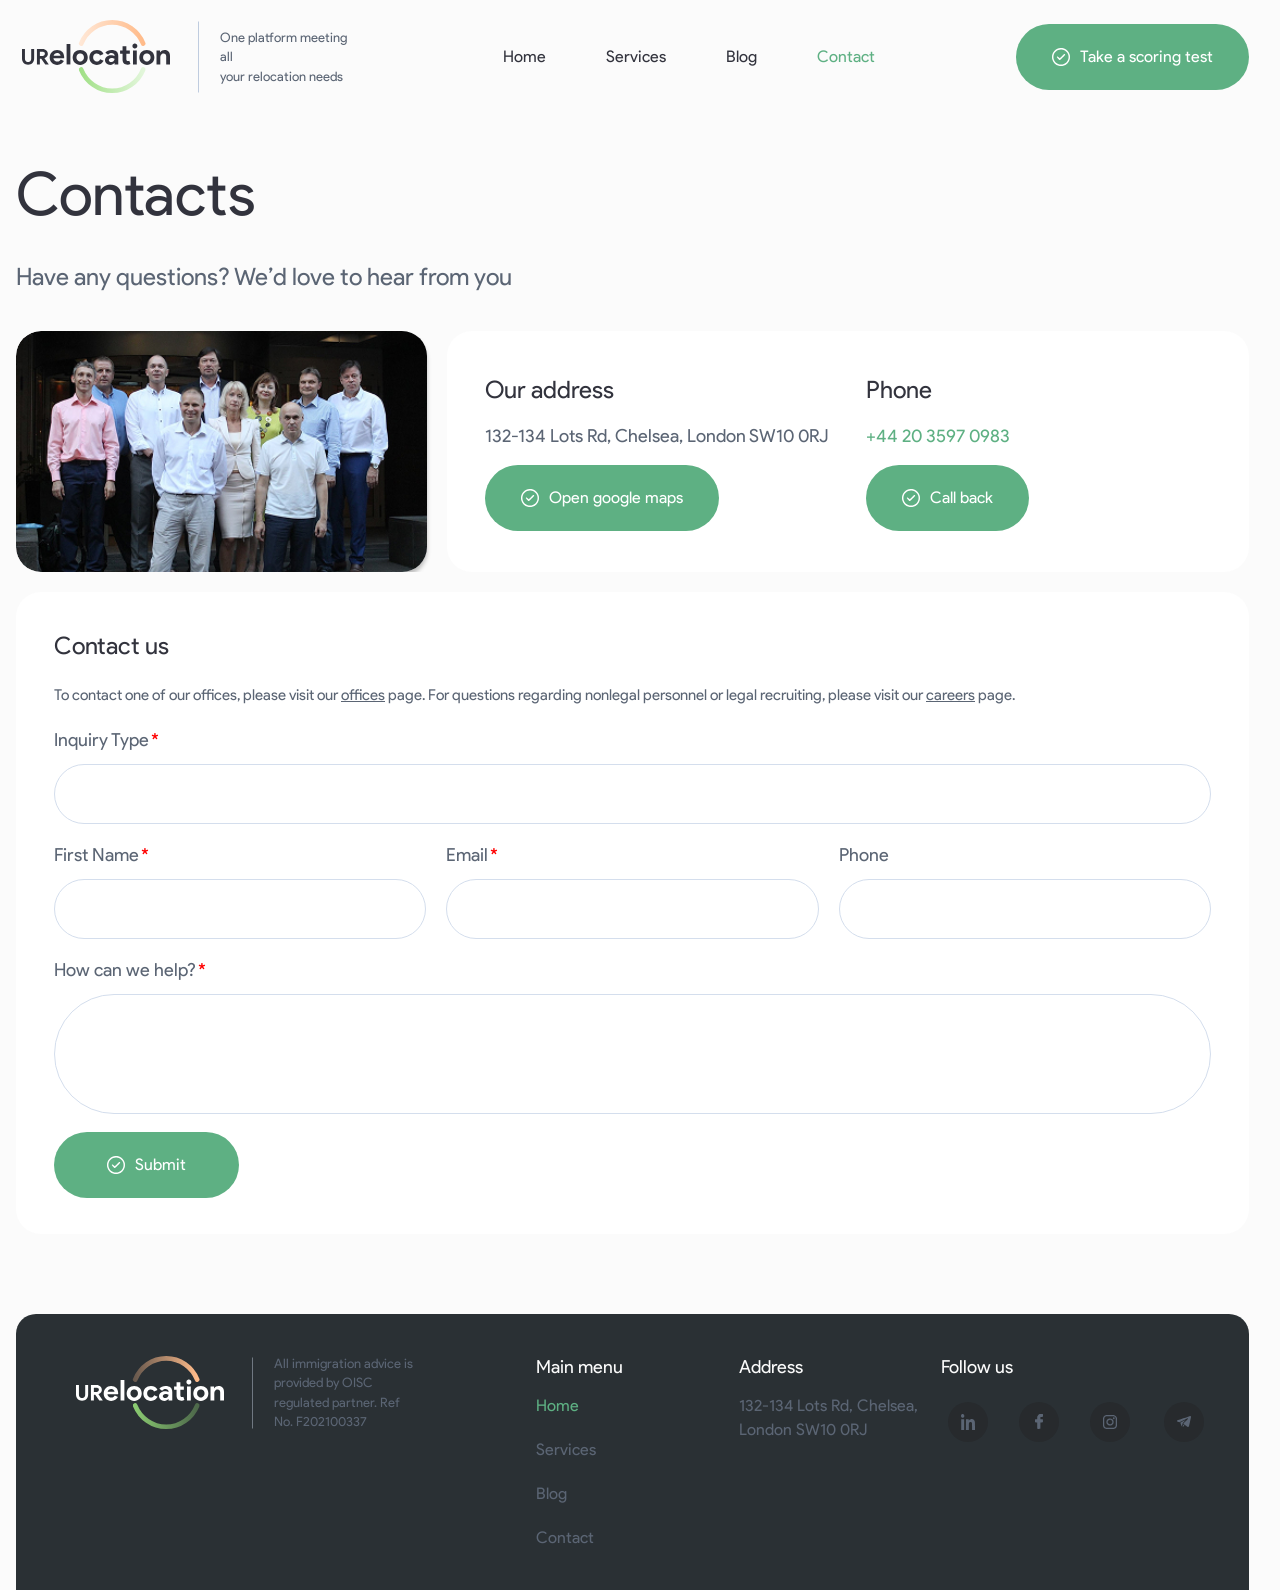
<file: contacts.html>
<!doctype html>
<html lang="en">
  <head>
    <meta charset="UTF-8" />
    <meta name="viewport" content="width=device-width, initial-scale=1.0" />
    <title>URelocation | Contacts</title>
    <link rel="stylesheet" href="styles/main.css" />

    <script src="scripts/main.js" type="module" defer></script>
  </head>
  <body>
    <header class="header" data-js-header>
      <div class="header__inner container">
        <div class="header__body">
          <div class="header__navigation">
            <div class="header__logo logo">
              <a href="/" class="logo__icon" aria-label="Home" title="Home">
                <img
                  src="./images/logo.svg"
                  alt=""
                  class="logo__icon-image"
                  width="160"
                  height="74"
                />
              </a>
              <p class="logo__text hidden-tablet">
                One platform meeting all <br />
                your relocation needs
              </p>
            </div>
            <div class="header__overlay" data-js-header-overlay>
              <nav class="header__nav">
                <ul class="header__nav-list">
                  <li class="header__nav-item">
                    <a href="./index.html" class="header__nav-link">Home</a>
                  </li>
                  <li class="header__nav-item">
                    <a href="/" class="header__nav-link">Services</a>
                  </li>
                  <li class="header__nav-item">
                    <a href="/" class="header__nav-link">Blog</a>
                  </li>
                  <li class="header__nav-item">
                    <a href="/" class="header__nav-link is-active">Contact</a>
                  </li>
                </ul>
              </nav>
            </div>
            <a href="/" class="header__button button button--green">
              <div class="button__icon">
                <svg
                  width="18"
                  height="18"
                  viewBox="0 0 18 18"
                  fill="none"
                  xmlns="http://www.w3.org/2000/svg"
                >
                  <path
                    fill-rule="evenodd"
                    clip-rule="evenodd"
                    d="M8.25581 0.0112695C7.326 0.11849 6.57946 0.282826 5.9142 0.526705C3.09786 1.55916 0.972349 3.9157 0.252366 6.80398C0.0452476 7.63481 0 8.02936 0 9.00474C0 9.98011 0.0452476 10.3747 0.252366 11.2055C1.0527 14.4161 3.58389 16.9473 6.7945 17.7476C7.62533 17.9548 8.01989 18 8.99526 18C9.97064 18 10.3652 17.9548 11.196 17.7476C14.4066 16.9473 16.9378 14.4161 17.7382 11.2055C17.9453 10.3747 17.9905 9.98011 17.9905 9.00474C17.9905 8.02936 17.9453 7.63481 17.7382 6.80398C17.018 3.91492 14.8965 1.56286 12.0763 0.526811C11.6195 0.35899 10.8174 0.155991 10.2981 0.0768345C9.94698 0.0232768 8.54247 -0.0217948 8.25581 0.0112695ZM9.64669 1.43493C10.4717 1.51504 11.1867 1.69149 11.9306 1.99847C13.7182 2.73616 15.2638 4.2818 16.0015 6.06942C16.7897 7.97932 16.7897 10.0302 16.0015 11.9401C15.2638 13.7277 13.7182 15.2733 11.9306 16.011C10.0207 16.7992 7.96985 16.7992 6.05994 16.011C4.27233 15.2733 2.72669 13.7277 1.98899 11.9401C1.20084 10.0302 1.20084 7.97932 1.98899 6.06942C2.72669 4.2818 4.27233 2.73616 6.05994 1.99847C7.21955 1.51993 8.48113 1.32173 9.64669 1.43493ZM12.1996 5.99677C12.1207 6.03051 11.2993 6.82602 9.91997 8.20447L7.76365 10.3594L6.85651 9.45517C5.91392 8.51553 5.77624 8.40856 5.50736 8.4069C5.32073 8.40574 5.02791 8.5661 4.92065 8.72822C4.81234 8.89188 4.77857 9.15037 4.84019 9.34394C4.87428 9.45109 5.1433 9.74155 6.10311 10.7075C6.90841 11.518 7.37054 11.9573 7.46353 12.0008C7.64685 12.0865 7.88076 12.0857 8.05982 11.9986C8.26359 11.8995 13.057 7.09898 13.1313 6.91954C13.2387 6.66017 13.1671 6.30939 12.9696 6.12783C12.7748 5.94871 12.4436 5.89233 12.1996 5.99677Z"
                    fill="white"
                  />
                </svg>
              </div>
              <p class="button__text">Take a scoring test</p>
            </a>
            <button
              class="header__burger-button burger-button visible-mobile"
              type="button"
              aria-label="Open menu"
              title="Open menu"
              data-js-header-burger-button
            >
              <span class="burger-button__line"></span>
              <span class="burger-button__line"></span>
              <span class="burger-button__line"></span>
            </button>
          </div>
        </div>
      </div>
    </header>
    <main>
      <section class="contacts section" aria-labelledby="contacts-title">
        <div class="contacts__inner container">
          <div class="contacts__info section__info">
            <h1 class="section__info-title h2" id="contacts-title">Contacts</h1>
            <h2 class="section__info-text h4">
              Have any questions? We’d love to hear from you
            </h2>
          </div>
          <div class="contacts__body">
            <div class="contacts__location">
              <div class="contacts__location-img">
                <img
                  src="./images/contacts/contacts-img.jpg"
                  alt=""
                  width="400"
                  height="222"
                  loading="lazy"
                />
              </div>
              <ul class="contacts__location-list">
                <li class="contacts__location-item">
                  <h3 class="contacts__location-title h4">Our address</h3>
                  <address class="contacts__location-subtitle">
                    132-134 Lots Rd, Chelsea, London SW10 0RJ
                  </address>
                  <a
                    href="/"
                    class="contacts__location-button button button--green"
                  >
                    <div class="button__icon">
                      <svg
                        width="18"
                        height="18"
                        viewBox="0 0 18 18"
                        fill="none"
                        xmlns="http://www.w3.org/2000/svg"
                      >
                        <path
                          fill-rule="evenodd"
                          clip-rule="evenodd"
                          d="M8.25581 0.0112695C7.326 0.11849 6.57946 0.282826 5.9142 0.526705C3.09786 1.55916 0.972349 3.9157 0.252366 6.80398C0.0452476 7.63481 0 8.02936 0 9.00474C0 9.98011 0.0452476 10.3747 0.252366 11.2055C1.0527 14.4161 3.58389 16.9473 6.7945 17.7476C7.62533 17.9548 8.01989 18 8.99526 18C9.97064 18 10.3652 17.9548 11.196 17.7476C14.4066 16.9473 16.9378 14.4161 17.7382 11.2055C17.9453 10.3747 17.9905 9.98011 17.9905 9.00474C17.9905 8.02936 17.9453 7.63481 17.7382 6.80398C17.018 3.91492 14.8965 1.56286 12.0763 0.526811C11.6195 0.35899 10.8174 0.155991 10.2981 0.0768345C9.94698 0.0232768 8.54247 -0.0217948 8.25581 0.0112695ZM9.64669 1.43493C10.4717 1.51504 11.1867 1.69149 11.9306 1.99847C13.7182 2.73616 15.2638 4.2818 16.0015 6.06942C16.7897 7.97932 16.7897 10.0302 16.0015 11.9401C15.2638 13.7277 13.7182 15.2733 11.9306 16.011C10.0207 16.7992 7.96985 16.7992 6.05994 16.011C4.27233 15.2733 2.72669 13.7277 1.98899 11.9401C1.20084 10.0302 1.20084 7.97932 1.98899 6.06942C2.72669 4.2818 4.27233 2.73616 6.05994 1.99847C7.21955 1.51993 8.48113 1.32173 9.64669 1.43493ZM12.1996 5.99677C12.1207 6.03051 11.2993 6.82602 9.91997 8.20447L7.76365 10.3594L6.85651 9.45517C5.91392 8.51553 5.77624 8.40856 5.50736 8.4069C5.32073 8.40574 5.02791 8.5661 4.92065 8.72822C4.81234 8.89188 4.77857 9.15037 4.84019 9.34394C4.87428 9.45109 5.1433 9.74155 6.10311 10.7075C6.90841 11.518 7.37054 11.9573 7.46353 12.0008C7.64685 12.0865 7.88076 12.0857 8.05982 11.9986C8.26359 11.8995 13.057 7.09898 13.1313 6.91954C13.2387 6.66017 13.1671 6.30939 12.9696 6.12783C12.7748 5.94871 12.4436 5.89233 12.1996 5.99677Z"
                          fill="white"
                        />
                      </svg>
                    </div>
                    <p class="button__text">Open google maps</p>
                  </a>
                </li>
                <li class="contacts__location-item">
                  <h3 class="contacts__location-title h4">Phone</h3>
                  <a
                    href="tel:+442035970983"
                    class="contacts__location-subtitle is-hover"
                    >+44 20 3597 0983</a
                  >
                  <a
                    href="tel:+442035970983"
                    class="contacts__location-button button button--green"
                  >
                    <div class="button__icon">
                      <svg
                        width="18"
                        height="18"
                        viewBox="0 0 18 18"
                        fill="none"
                        xmlns="http://www.w3.org/2000/svg"
                      >
                        <path
                          fill-rule="evenodd"
                          clip-rule="evenodd"
                          d="M8.25581 0.0112695C7.326 0.11849 6.57946 0.282826 5.9142 0.526705C3.09786 1.55916 0.972349 3.9157 0.252366 6.80398C0.0452476 7.63481 0 8.02936 0 9.00474C0 9.98011 0.0452476 10.3747 0.252366 11.2055C1.0527 14.4161 3.58389 16.9473 6.7945 17.7476C7.62533 17.9548 8.01989 18 8.99526 18C9.97064 18 10.3652 17.9548 11.196 17.7476C14.4066 16.9473 16.9378 14.4161 17.7382 11.2055C17.9453 10.3747 17.9905 9.98011 17.9905 9.00474C17.9905 8.02936 17.9453 7.63481 17.7382 6.80398C17.018 3.91492 14.8965 1.56286 12.0763 0.526811C11.6195 0.35899 10.8174 0.155991 10.2981 0.0768345C9.94698 0.0232768 8.54247 -0.0217948 8.25581 0.0112695ZM9.64669 1.43493C10.4717 1.51504 11.1867 1.69149 11.9306 1.99847C13.7182 2.73616 15.2638 4.2818 16.0015 6.06942C16.7897 7.97932 16.7897 10.0302 16.0015 11.9401C15.2638 13.7277 13.7182 15.2733 11.9306 16.011C10.0207 16.7992 7.96985 16.7992 6.05994 16.011C4.27233 15.2733 2.72669 13.7277 1.98899 11.9401C1.20084 10.0302 1.20084 7.97932 1.98899 6.06942C2.72669 4.2818 4.27233 2.73616 6.05994 1.99847C7.21955 1.51993 8.48113 1.32173 9.64669 1.43493ZM12.1996 5.99677C12.1207 6.03051 11.2993 6.82602 9.91997 8.20447L7.76365 10.3594L6.85651 9.45517C5.91392 8.51553 5.77624 8.40856 5.50736 8.4069C5.32073 8.40574 5.02791 8.5661 4.92065 8.72822C4.81234 8.89188 4.77857 9.15037 4.84019 9.34394C4.87428 9.45109 5.1433 9.74155 6.10311 10.7075C6.90841 11.518 7.37054 11.9573 7.46353 12.0008C7.64685 12.0865 7.88076 12.0857 8.05982 11.9986C8.26359 11.8995 13.057 7.09898 13.1313 6.91954C13.2387 6.66017 13.1671 6.30939 12.9696 6.12783C12.7748 5.94871 12.4436 5.89233 12.1996 5.99677Z"
                          fill="white"
                        />
                      </svg>
                    </div>
                    <p class="button__text">Call back</p>
                  </a>
                </li>
              </ul>
            </div>
            <div class="contacts__form">
              <h3 class="contacts__form-title h4">Contact us</h3>
              <div class="contacts__form-text">
                <p>
                  To contact one of our offices, please visit our
                  <a href="./index.html">offices</a>
                  page. For questions regarding nonlegal personnel or legal
                  recruiting, please visit our
                  <a href="./index.html">careers</a>
                  page.
                </p>
              </div>
              <form action="/" class="contacts__form-body feedback-form">
                <div class="feedback-form__cell field field--large">
                  <label for="inquiryType" class="field__label"
                    >Inquiry Type<span
                      class="field__required-star"
                      aria-hidden="true"
                      >*</span
                    ></label
                  >
                  <input class="field__control" id="inquiryType" required />
                </div>
                <div class="feedback-form__cell field">
                  <label for="firstName" class="field__label"
                    >First Name<span
                      class="field__required-star"
                      aria-hidden="true"
                      >*</span
                    ></label
                  >
                  <input class="field__control" id="firstName*" required />
                </div>
                <div class="feedback-form__cell field">
                  <label for="email" class="field__label"
                    >Email<span class="field__required-star" aria-hidden="true"
                      >*</span
                    ></label
                  >
                  <input
                    class="field__control"
                    type="email"
                    id="email"
                    required
                  />
                </div>
                <div class="feedback-form__cell field">
                  <label for="phone" class="field__label">Phone</label>
                  <input class="field__control" type="number" id="phone" />
                </div>
                <div class="feedback-form__cell field field--large">
                  <label for="help" class="field__label"
                    >How can we help?<span
                      class="field__required-star"
                      aria-hidden="true"
                      >*</span
                    ></label
                  >
                  <textarea
                    id="help"
                    class="field__control"
                    required
                  ></textarea>
                </div>
                <button
                  class="feedback-form__submit-button button button--green"
                  type="submit"
                >
                  <div class="button__icon">
                    <svg
                      width="18"
                      height="18"
                      viewBox="0 0 18 18"
                      fill="none"
                      xmlns="http://www.w3.org/2000/svg"
                    >
                      <path
                        fill-rule="evenodd"
                        clip-rule="evenodd"
                        d="M8.25581 0.0112695C7.326 0.11849 6.57946 0.282826 5.9142 0.526705C3.09786 1.55916 0.972349 3.9157 0.252366 6.80398C0.0452476 7.63481 0 8.02936 0 9.00474C0 9.98011 0.0452476 10.3747 0.252366 11.2055C1.0527 14.4161 3.58389 16.9473 6.7945 17.7476C7.62533 17.9548 8.01989 18 8.99526 18C9.97064 18 10.3652 17.9548 11.196 17.7476C14.4066 16.9473 16.9378 14.4161 17.7382 11.2055C17.9453 10.3747 17.9905 9.98011 17.9905 9.00474C17.9905 8.02936 17.9453 7.63481 17.7382 6.80398C17.018 3.91492 14.8965 1.56286 12.0763 0.526811C11.6195 0.35899 10.8174 0.155991 10.2981 0.0768345C9.94698 0.0232768 8.54247 -0.0217948 8.25581 0.0112695ZM9.64669 1.43493C10.4717 1.51504 11.1867 1.69149 11.9306 1.99847C13.7182 2.73616 15.2638 4.2818 16.0015 6.06942C16.7897 7.97932 16.7897 10.0302 16.0015 11.9401C15.2638 13.7277 13.7182 15.2733 11.9306 16.011C10.0207 16.7992 7.96985 16.7992 6.05994 16.011C4.27233 15.2733 2.72669 13.7277 1.98899 11.9401C1.20084 10.0302 1.20084 7.97932 1.98899 6.06942C2.72669 4.2818 4.27233 2.73616 6.05994 1.99847C7.21955 1.51993 8.48113 1.32173 9.64669 1.43493ZM12.1996 5.99677C12.1207 6.03051 11.2993 6.82602 9.91997 8.20447L7.76365 10.3594L6.85651 9.45517C5.91392 8.51553 5.77624 8.40856 5.50736 8.4069C5.32073 8.40574 5.02791 8.5661 4.92065 8.72822C4.81234 8.89188 4.77857 9.15037 4.84019 9.34394C4.87428 9.45109 5.1433 9.74155 6.10311 10.7075C6.90841 11.518 7.37054 11.9573 7.46353 12.0008C7.64685 12.0865 7.88076 12.0857 8.05982 11.9986C8.26359 11.8995 13.057 7.09898 13.1313 6.91954C13.2387 6.66017 13.1671 6.30939 12.9696 6.12783C12.7748 5.94871 12.4436 5.89233 12.1996 5.99677Z"
                        fill="white"
                      />
                    </svg>
                  </div>
                  <p class="button__text">Submit</p>
                </button>
              </form>
            </div>
          </div>
        </div>
      </section>
    </main>
    <footer class="footer container">
      <div class="footer__inner">
        <div class="footer__logo logo logo--dark">
          <a href="/" class="logo__icon" aria-label="Home" title="Home">
            <img
              src="./images/logo-light.svg"
              alt=""
              class="logo__icon-image"
              width="160"
              height="74"
            />
          </a>
          <p class="logo__text">
            All immigration advice is provided by OISC regulated partner. Ref
            No. F202100337
          </p>
        </div>
        <nav class="footer__menu">
          <div class="footer__menu-column">
            <h3 class="footer__menu-title">Main menu</h3>
            <ul class="footer__menu-list">
              <li class="footer__menu-item">
                <a href="/" class="footer__menu-link is-active">Home</a>
              </li>
              <li class="footer__menu-item">
                <a href="/" class="footer__menu-link">Services</a>
              </li>
              <li class="footer__menu-item">
                <a href="/" class="footer__menu-link">Blog</a>
              </li>
              <li class="footer__menu-item">
                <a href="/" class="footer__menu-link">Contact </a>
              </li>
            </ul>
          </div>
          <div class="footer__menu-column">
            <h3 class="footer__menu-title">Address</h3>
            <ul class="footer__menu-list">
              <li class="footer__menu-item">
                <address class="footer__menu-link">
                  132-134 Lots Rd, Chelsea, London SW10 0RJ
                </address>
              </li>
            </ul>
          </div>
          <div class="footer__menu-column">
            <h3 class="footer__menu-title">Follow us</h3>
            <ul class="footer__menu-list soc1als">
              <li class="soc1als__item">
                <a
                  href="/"
                  class="soc1als__link"
                  target="_blank"
                  aria-label="Linkedin"
                  title="Linkedin"
                >
                  <svg
                    width="14"
                    height="16"
                    viewBox="0 0 14 16"
                    fill="none"
                    xmlns="http://www.w3.org/2000/svg"
                  >
                    <path
                      fill-rule="evenodd"
                      clip-rule="evenodd"
                      d="M1.23972 0.0657399C-0.0237735 0.461085 -0.420941 2.24053 0.5156 3.3101C1.38642 4.30461 2.87331 3.86792 3.27089 2.50087C3.67849 1.09934 2.48998 -0.325557 1.23972 0.0657399ZM9.7326 5.12971C9.50395 5.1895 9.15368 5.33276 8.95421 5.44822C8.55377 5.67999 7.89865 6.34549 7.81555 6.60498C7.78071 6.71358 7.75051 6.51498 7.72822 6.0315L7.69413 5.29188H6.3307H4.96727L4.94975 10.6459L4.93223 16L6.38135 15.979L7.83047 15.958L7.86456 12.6881C7.89796 9.48209 7.90171 9.41062 8.05537 9.02984C8.36139 8.27169 8.76293 7.98238 9.51329 7.97958C10.2735 7.9767 10.6151 8.2284 10.8779 8.98484C11.0229 9.40253 11.0293 9.5355 11.0543 12.6686L11.0802 15.919H12.5401H14L13.9989 12.9411C13.9975 8.90714 13.9125 7.87954 13.4951 6.84897C13.1723 6.05213 12.5261 5.45125 11.7265 5.20414C11.1931 5.03932 10.218 5.00289 9.7326 5.12971ZM0.229348 10.6249V16L1.67799 15.979L3.12664 15.958V10.6249V5.29188L1.67799 5.27086L0.229348 5.24984V10.6249Z"
                      fill="#707882"
                    />
                  </svg>
                </a>
              </li>
              <li class="soc1als__item">
                <a
                  href="/"
                  class="soc1als__link"
                  target="_blank"
                  aria-label="Facebook"
                  title="Facebook"
                >
                  <svg
                    width="8"
                    height="15"
                    viewBox="0 0 8 15"
                    fill="none"
                    xmlns="http://www.w3.org/2000/svg"
                  >
                    <path
                      fill-rule="evenodd"
                      clip-rule="evenodd"
                      d="M4.74139 0.118363C4.14948 0.278572 3.76742 0.487671 3.33288 0.889182C2.88168 1.30606 2.64599 1.68284 2.42151 2.34578C2.28883 2.73748 2.25509 3.0355 2.22469 4.08122L2.18806 5.34371H1.23457C0.525318 5.34371 0.245033 5.37035 0.140505 5.44757C0.0102068 5.54396 0 5.64964 0 6.90767C0 7.92214 0.023671 8.28793 0.0940319 8.35907C0.15947 8.42531 0.494481 8.4619 1.19794 8.47954L2.20783 8.50486V11.6083C2.20783 14.6449 2.21101 14.715 2.35702 14.8627C2.49861 15.0058 2.57367 15.0124 3.83011 14.9907C4.81899 14.9738 5.18412 14.9426 5.27337 14.8676C5.38108 14.777 5.39288 14.4538 5.39288 11.5924V8.41762H6.5728C7.39397 8.41762 7.77915 8.39091 7.83959 8.32979C7.96207 8.20596 7.96207 5.55537 7.83959 5.43154C7.77907 5.37035 7.39281 5.34371 6.56745 5.34371H5.38217L5.40562 4.2849C5.42553 3.38688 5.4487 3.20625 5.55815 3.09559C5.66615 2.98646 5.86587 2.95792 6.77773 2.92125C7.59731 2.88825 7.88418 2.85187 7.93246 2.77488C8.03424 2.61233 8.01578 0.193747 7.91198 0.0887951C7.77965 -0.0449931 5.25803 -0.0214997 4.74139 0.118363Z"
                      fill="#707882"
                    />
                  </svg>
                </a>
              </li>
              <li class="soc1als__item">
                <a
                  href="/"
                  class="soc1als__link"
                  target="_blank"
                  aria-label="Instagram"
                  title="Instagram"
                >
                  <svg
                    width="14"
                    height="14"
                    viewBox="0 0 14 14"
                    fill="none"
                    xmlns="http://www.w3.org/2000/svg"
                  >
                    <path
                      fill-rule="evenodd"
                      clip-rule="evenodd"
                      d="M3.21176 0.016945C2.90805 0.0696216 2.33959 0.27517 1.97647 0.463653C1.45249 0.735651 0.728274 1.45946 0.456125 1.98315C0.346321 2.19441 0.1988 2.5401 0.128251 2.75135L0 3.13545V7.00389V10.8723L0.128251 11.2564C0.359827 11.9501 0.619459 12.3725 1.12395 12.8767C1.62839 13.3809 2.05108 13.6404 2.7451 13.8718L3.12941 14H7H10.8706L11.2549 13.8718C11.9489 13.6404 12.3716 13.3809 12.876 12.8767C13.3805 12.3725 13.6402 11.9501 13.8717 11.2564L14 10.8723V7.00389V3.13545L13.8717 2.75135C13.6402 2.05772 13.3805 1.63527 12.876 1.13111C12.384 0.639297 11.9778 0.385956 11.2824 0.137223L10.9255 0.00953724L7.13726 0.0013617C5.05373 -0.00313776 3.28725 0.0038856 3.21176 0.016945ZM10.6895 1.30286C11.6691 1.50643 12.5005 2.33735 12.7042 3.31647C12.7445 3.51006 12.7647 4.74297 12.7647 7.00389C12.7647 9.26481 12.7445 10.4977 12.7042 10.6913C12.5005 11.6704 11.6691 12.5014 10.6895 12.7049C10.2874 12.7885 3.71264 12.7885 3.31053 12.7049C2.33086 12.5014 1.49948 11.6704 1.2958 10.6913C1.2555 10.4977 1.23529 9.26481 1.23529 7.00389C1.23529 4.74297 1.2555 3.51006 1.2958 3.31647C1.49388 2.36407 2.28271 1.55011 3.23016 1.32047C3.60964 1.22845 10.2561 1.21276 10.6895 1.30286ZM10.3155 2.44435C9.57216 2.89731 9.80006 4.04116 10.6527 4.13719C10.9633 4.17219 11.1256 4.12813 11.335 3.952C12.0084 3.38572 11.6308 2.33932 10.7533 2.34004C10.588 2.34015 10.4212 2.37987 10.3155 2.44435ZM6.39608 3.41672C5.97613 3.49766 5.35289 3.75446 4.99394 3.99447C4.3193 4.4454 3.83584 5.07225 3.55452 5.86064C3.42665 6.21906 3.41095 6.34417 3.41095 7.00389C3.41095 7.66361 3.42665 7.78872 3.55452 8.14714C3.76013 8.72329 4.00762 9.11255 4.44893 9.55355C4.89017 9.9946 5.27965 10.242 5.85612 10.4475C6.21474 10.5753 6.33991 10.5909 7 10.5909C7.66009 10.5909 7.78526 10.5753 8.14388 10.4475C8.72035 10.242 9.10983 9.9946 9.55107 9.55355C9.99238 9.11255 10.2399 8.72329 10.4455 8.14714C10.5733 7.78872 10.5891 7.66361 10.5891 7.00389C10.5891 6.34417 10.5733 6.21906 10.4455 5.86064C10.1644 5.0728 9.6807 4.4454 9.00749 3.9954C8.41477 3.59917 7.88348 3.43264 7.13726 3.40921C6.8051 3.39878 6.47157 3.40213 6.39608 3.41672ZM7.65196 4.7478C8.10265 4.88799 8.4101 5.07714 8.7125 5.40022C9.41349 6.14927 9.55179 7.18755 9.07513 8.12283C8.92827 8.41096 8.51162 8.84774 8.22151 9.01767C7.24569 9.58921 6.04981 9.42208 5.2875 8.60756C4.4268 7.68792 4.4268 6.31986 5.2875 5.40022C5.89916 4.7467 6.82613 4.49089 7.65196 4.7478Z"
                      fill="#707882"
                    />
                  </svg>
                </a>
              </li>
              <li class="soc1als__item">
                <a
                  href="/"
                  class="soc1als__link"
                  target="_blank"
                  aria-label="Telegram"
                  title="Telegram"
                >
                  <svg
                    width="14"
                    height="11"
                    viewBox="0 0 14 11"
                    fill="none"
                    xmlns="http://www.w3.org/2000/svg"
                  >
                    <path
                      fill-rule="evenodd"
                      clip-rule="evenodd"
                      d="M12.4964 0.135331C12.2557 0.212165 9.45064 1.19939 6.26284 2.32911C0.840471 4.25077 0.451737 4.39652 0.233306 4.59018C0.0358769 4.76516 -0.000163513 4.82789 5.56189e-07 4.99617C0.000438073 5.46164 0.298606 5.64419 1.61351 5.98416L2.43424 6.19634L6.51299 4.26209C8.75625 3.19824 10.6529 2.32784 10.7278 2.32784C10.9046 2.32784 11.1018 2.52495 11.1018 2.70161C11.1018 2.85106 11.1993 2.75023 8.15045 5.7534C7.30036 6.59076 6.57194 7.32154 6.53175 7.37737C6.49155 7.43319 6.44277 7.57143 6.4233 7.6846L6.38791 7.89029L8.28127 9.30857C9.32261 10.0886 10.3033 10.7916 10.4604 10.8708C10.703 10.9931 10.794 11.0118 11.0615 10.9945C11.4203 10.9712 11.5956 10.8735 11.8299 10.5662C11.9697 10.3828 12.0754 9.94486 12.9917 5.74985C13.546 3.21179 13.9998 1.03745 14 0.917931C14.0006 0.515695 13.7437 0.173291 13.3496 0.0510366C13.0846 -0.0311769 12.9875 -0.0215853 12.4964 0.135331ZM6.01564 5.32462C4.5568 6.01856 3.35608 6.6175 3.34739 6.65556C3.32923 6.73524 4.50145 9.87128 4.65447 10.1524C4.71042 10.2552 4.78004 10.3529 4.80913 10.3696C4.87049 10.4049 4.85545 10.4542 5.35707 8.56997C5.56888 7.77448 5.76062 7.08561 5.78321 7.03918C5.80574 6.99274 6.36544 6.42182 7.02696 5.77045C8.75559 4.06828 8.77085 4.05285 8.71704 4.05808C8.69013 4.06067 7.47449 4.63063 6.01564 5.32462ZM5.8857 9.66011C5.74662 10.176 5.63281 10.6213 5.63281 10.6497C5.63281 10.7242 5.82445 10.7133 6.04966 10.626C6.26721 10.5416 6.4117 10.4355 6.98835 9.93613L7.38687 9.59109L6.80487 9.15668C6.48482 8.9177 6.20394 8.72222 6.18075 8.72222C6.15756 8.72222 6.02483 9.1443 5.8857 9.66011Z"
                      fill="#707882"
                    />
                  </svg>
                </a>
              </li>
            </ul>
          </div>
        </nav>
      </div>
    </footer>
  </body>
</html>
</file>
<file: styles/main.css>
@charset "UTF-8";
/**
  Нормализация блочной модели
 */
*,
::before,
::after {
  box-sizing: border-box;
}

/**
  Убираем внутренние отступы слева тегам списков,
  у которых есть атрибут class
 */
:where(ul, ol):where([class]) {
  padding-left: 0;
}

/**
  Убираем внешние отступы body и двум другим тегам,
  у которых есть атрибут class
 */
body,
:where(blockquote, figure, fieldset):where([class]) {
  margin: 0;
}

/**
  Убираем внешние отступы вертикали нужным тегам,
  у которых есть атрибут class
 */
:where(h1, h2, h3, h4, h5, h6, p, ul, ol, dl):where([class]) {
  margin-block: 0;
}

:where(dd[class]) {
  margin-left: 0;
}

:where(fieldset[class]) {
  padding: 0;
  border: none;
}

/**
  Убираем стандартный маркер маркированному списку,
  у которого есть атрибут class
 */
:where(ul[class]) {
  list-style: none;
}

:where(address[class]) {
  font-style: normal;
}

/**
  Обнуляем вертикальные внешние отступы параграфа,
  объявляем локальную переменную для внешнего отступа вниз,
  чтобы избежать взаимодействие с более сложным селектором
 */
p {
  --paragraphMarginBottom: 24px;
  margin-block: 0;
}

/**
  Внешний отступ вниз для параграфа без атрибута class,
  который расположен не последним среди своих соседних элементов
 */
p:where(:not([class]):not(:last-child)) {
  margin-bottom: var(--paragraphMarginBottom);
}

/**
  Упрощаем работу с изображениями и видео
 */
img,
video {
  display: block;
  max-width: 100%;
  height: auto;
}

/**
  Наследуем свойства шрифт для полей ввода
 */
input,
textarea,
select,
button {
  font: inherit;
}

html {
  /**
    Пригодится в большинстве ситуаций
    (когда, например, нужно будет "прижать" футер к низу сайта)
   */
  height: 100%;
  /**
    Убираем скачок интерфейса по горизонтали
    при появлении / исчезновении скроллбара
   */
  scrollbar-gutter: stable;
  /**
    Плавный скролл
   */
  scroll-behavior: smooth;
}

body {
  /**
    Пригодится в большинстве ситуаций
    (когда, например, нужно будет "прижать" футер к низу сайта)
   */
  min-height: 100%;
  /**
    Унифицированный интерлиньяж
   */
  line-height: 1.5;
}

/**
  Нормализация высоты элемента ссылки при его инспектировании в DevTools
 */
a:where([class]) {
  display: inline-flex;
}

/**
  Курсор-рука при наведении на элемент
 */
button,
label {
  cursor: pointer;
}

/**
  Убирает серую подсветку при тапе на мобильных устройствах (iOS/Android)
 */
button {
  -webkit-tap-highlight-color: transparent;
}

/**
  Приводим к единому цвету svg-элементы
  (за исключением тех, у которых уже указан
  атрибут fill со значением 'none' или начинается с 'url')
 */
:where([fill]:not([fill=none], [fill^=url])) {
  fill: currentColor;
}

/**
  Приводим к единому цвету svg-элементы
  (за исключением тех, у которых уже указан
  атрибут stroke со значением 'none')
 */
:where([stroke]:not([stroke=none], [stroke^=url])) {
  stroke: currentColor;
}

/**
  Чиним баг задержки смены цвета при взаимодействии с svg-элементами
 */
svg * {
  transition-property: fill, stroke;
}

/**
  Приведение рамок таблиц в классический 'collapse' вид
 */
:where(table) {
  border-collapse: collapse;
  border-color: currentColor;
}

/**
  Удаляем все анимации и переходы для людей,
  которые предпочитают их не использовать
 */
@media (prefers-reduced-motion: reduce) {
  *,
  ::before,
  ::after {
    animation-duration: 0.01ms !important;
    animation-iteration-count: 1 !important;
    transition-duration: 0.01ms !important;
    scroll-behavior: auto !important;
  }
}
@font-face {
  font-family: "Product Sans";
  src: url("../fonts/Product Sans Regular.woff2") format("woff2");
  font-weight: 400;
  font-style: normal;
  font-display: swap;
}
:root {
  --color-light: #fff;
  --color-light-2: #cad3e0;
  --color-dark: #000;
  --color-dark-title: #32333d;
  --color-dark-text: #5b6574;
  --color-dark-tile: #272831;
  --color-dark-footer: #707882;
  --color-accent-bl: #e7eefa;
  --color-accent-gr: #5eb083;
  --color-accent-or: #ffbb8a;
  --color-bg-light: #fbfbfb;
  --color-bg-dark: #2a3034;
  --border-radius: 1.25rem;
  --border-radius-contacts: 1.5625rem;
  --box-shadow: 0 4px 4px 0 rgba(0, 0, 0, 0.25);
  --font-family: "Product Sans", sans-serif;
  --container-width: 77.5rem;
  --container-padding-x: 1rem;
  --transition-duration: 0.2s;
}

.container {
  max-width: calc(var(--container-width) + var(--container-padding-x) * 2);
  margin-inline: auto;
  padding-inline: var(--container-padding-x);
}

.visually-hidden {
  position: absolute !important;
  width: 1px !important;
  height: 1px !important;
  margin: -1px !important;
  border: 0 !important;
  padding: 0 !important;
  white-space: nowrap !important;
  clip-path: inset(100%) !important;
  clip: rect(0 0 0 0) !important;
  overflow: hidden !important;
}

@media (width <= 47.99875rem) {
  .hidden-mobile {
    display: none !important;
  }
}

@media (width > 47.99875rem) {
  .visible-mobile {
    display: none !important;
  }
}

@media (width <= 63.99875rem) {
  .hidden-tablet {
    display: none !important;
  }
}

html.is-lock {
  overflow: hidden;
}

body {
  display: flex;
  flex-direction: column;
  font-family: var(--font-family);
  color: var(--color-dark-text);
  background-color: var(--color-bg-light);
  font-weight: 400;
  background-color: var(--color-bg-light);
}

main {
  flex-grow: 1;
}

h1,
.h1,
h2,
.h2,
h3,
.h3,
h4,
.h4,
h5,
.h5,
h6,
.h6 {
  font-weight: 400;
}

h1,
.h1,
h2,
.h2 {
  color: var(--color-dark-title);
}

h4,
.h4,
h5,
.h5,
h6,
.h6 {
  color: var(--color-dark-text);
}

h1,
.h1 {
  font-size: clamp(2.5rem, 1.9015957447rem + 3.1914893617vw, 4.375rem);
}

h2,
.h2 {
  font-size: clamp(2.125rem, 1.6063829787rem + 2.7659574468vw, 3.75rem);
}

h3,
.h3 {
  font-size: clamp(1.625rem, 1.4255319149rem + 1.0638297872vw, 2.25rem);
  color: var(--color-dark);
}

h4,
.h4 {
  font-size: clamp(1.25rem, 1.170212766rem + 0.4255319149vw, 1.5rem);
}

h5,
.h5 {
  font-size: clamp(1.125rem, 1.045212766rem + 0.4255319149vw, 1.375rem);
}

h6,
.h6 {
  font-size: clamp(1rem, 0.960106383rem + 0.2127659574vw, 1.125rem);
}

a,
button,
label,
input,
textarea,
select,
svg * {
  transition-duration: var(--transition-duration);
}

a {
  color: inherit;
}
@media (any-hover: hover) {
  a:hover {
    color: var(--color-accent-or);
  }
}
@media (any-hover: none) {
  a:active {
    color: var(--color-accent-or);
  }
}
a[class] {
  text-decoration: none;
}

:focus-visible {
  outline: 0.125rem dashed var(--color-dark);
  outline-offset: 0.25rem;
  transition-duration: 0s !important;
}

a[aria-label],
button[aria-label] {
  position: relative;
}
a[aria-label]::before,
button[aria-label]::before {
  position: absolute;
  top: 50%;
  left: 50%;
  translate: -50% -50%;
  content: "";
}

.logo {
  display: flex;
  align-items: center;
  -moz-column-gap: 1.375rem;
       column-gap: 1.375rem;
  position: relative;
}
.logo--dark {
  color: var(--color-dark-footer);
}
.logo--dark .logo__text::before {
  background-color: var(--color-dark-footer);
}
.logo__icon {
  flex-shrink: 0;
  display: inline-block;
}
.logo__icon-image {
  width: clamp(5.5rem, 4.0638297872rem + 7.6595744681vw, 10rem);
  height: clamp(2.5625rem, 1.9042553191rem + 3.5106382979vw, 4.625rem);
  display: block;
}
.logo__text {
  display: inline-block;
  max-width: 10.1875rem;
  position: relative;
  padding-left: 1.375rem;
  font-size: 0.8125rem;
  color: var(--color-dark-text);
}
.logo__text::before {
  content: "";
  position: absolute;
  left: 0;
  top: 50%;
  transform: translateY(-50%);
  width: 0.0625rem;
  height: 4.4375rem;
  background-color: #bfccdf;
}

.upward {
  position: fixed;
  bottom: 43.75rem;
  right: 2.5rem;
  width: 3.4375rem;
  height: 3.4375rem;
  cursor: pointer;
  visibility: hidden;
  opacity: 0;
  display: flex;
  align-items: center;
  justify-content: center;
  background-color: #272a2d;
  border-radius: 50%;
  transition-duration: var(--transition-duration);
  box-shadow: var(--box-shadow);
  z-index: 1;
}
.upward.active {
  bottom: 2.5rem;
  visibility: visible;
  opacity: 1;
}
@media (any-hover: hover) {
  .upward:hover {
    background-color: var(--color-accent-gr);
  }
  .upward:hover svg path {
    stroke: var(--color-light);
  }
}
@media (any-hover: none) {
  .upward:active {
    background-color: var(--color-accent-gr);
  }
  .upward:active svg path {
    stroke: var(--color-light);
  }
}
.upward svg {
  display: block;
}
.upward svg path {
  stroke: var(--color-accent-gr);
}

.button {
  font-size: 1rem;
  display: inline-flex;
  justify-content: center;
  align-items: center;
  -moz-column-gap: clamp(0.4375rem, 0.3776595745rem + 0.3191489362vw, 0.625rem);
       column-gap: clamp(0.4375rem, 0.3776595745rem + 0.3191489362vw, 0.625rem);
  padding: clamp(0.9375rem, 0.8178191489rem + 0.6382978723vw, 1.3125rem) clamp(0.9375rem, 0.5186170213rem + 2.2340425532vw, 2.25rem);
  background-color: var(--color-dark-title);
  border-radius: 3.75rem;
  color: var(--color-light);
  white-space: nowrap;
  width: -moz-fit-content;
  width: fit-content;
}
@media (any-hover: hover) {
  .button:hover {
    transform: scale(1.05);
    color: var(--color-light);
  }
}
@media (any-hover: none) {
  .button:active {
    transform: scale(1.05);
    color: var(--color-light);
  }
}
.button__icon {
  display: inline-flex;
  align-items: center;
  justify-content: center;
  flex-shrink: 0;
}
.button__icon .svg {
  width: 1.125rem;
  height: 1.125rem;
  display: block;
}
.button--green {
  background-color: var(--color-accent-gr);
}
@media (any-hover: hover) {
  .button--green:hover {
    background-color: var(--color-accent-or);
  }
}
@media (any-hover: none) {
  .button--green:active {
    background-color: var(--color-accent-or);
  }
}
.button--orange {
  background-color: var(--color-accent-or);
}
@media (any-hover: hover) {
  .button--orange:hover {
    background-color: var(--color-accent-gr);
  }
}
@media (any-hover: none) {
  .button--orange:active {
    background-color: var(--color-accent-gr);
  }
}

.companies {
  overflow-x: auto;
  scrollbar-width: none; /* Firefox */
  -ms-overflow-style: none; /* IE и Edge */
}
.companies::-webkit-scrollbar {
  display: none; /* Chrome, Safari, Opera */
}
.companies__list {
  display: grid;
  grid-template-columns: repeat(9, 1fr);
  -moz-column-gap: clamp(0.6875rem, 0.5079787234rem + 0.9574468085vw, 1.25rem);
       column-gap: clamp(0.6875rem, 0.5079787234rem + 0.9574468085vw, 1.25rem);
  width: -moz-max-content;
  width: max-content;
}
@media (any-hover: hover) {
  .companies__link:hover {
    transform: scale(1.05);
  }
}
@media (any-hover: none) {
  .companies__link:active {
    transform: scale(1.05);
  }
}
.companies__image {
  width: clamp(5.625rem, 4.2885638298rem + 7.1276595745vw, 9.8125rem);
  height: clamp(2.4375rem, 1.8789893617rem + 2.9787234043vw, 4.1875rem);
}

.burger-button {
  padding: 0.8125rem 0.625rem;
  display: inline-flex;
  flex-direction: column;
  justify-content: space-between;
  color: var(--color-dark-title);
  background-color: transparent;
  border: none;
  width: 2.75rem;
  height: 2.75rem;
}
@media (any-hover: hover) {
  .burger-button:hover {
    color: var(--color-accent-gr);
    transform: scale(1.2);
  }
}
@media (any-hover: none) {
  .burger-button:active {
    color: var(--color-accent-gr);
    transform: scale(1.2);
  }
}
.burger-button.is-active .burger-button__line:first-child {
  width: 100%;
  rotate: 45deg;
  transform-origin: 0;
  translate: 0.2em -0.09em;
}
.burger-button.is-active .burger-button__line:nth-child(2) {
  rotate: -45deg;
}
.burger-button.is-active .burger-button__line:last-child {
  width: 0;
}
.burger-button__line {
  background-color: currentColor;
  width: 100%;
  height: 0.125rem;
  border-radius: 1rem;
  transition-duration: var(--transition-duration);
}
.burger-button__line:last-child, .burger-button__line:first-child {
  align-self: end;
}
.burger-button__line:first-child {
  width: 75%;
}
.burger-button__line:last-child {
  width: 55%;
}

.header {
  padding-block: clamp(0.625rem, 0.4255319149rem + 1.0638297872vw, 1.25rem);
}
.header__inner {
  display: grid;
  row-gap: clamp(1.75rem, 0.6928191489rem + 5.6382978723vw, 5.0625rem);
}
.header__body {
  display: grid;
  row-gap: clamp(0.3125rem, -1.2632978723rem + 8.4042553191vw, 5.25rem);
}
.header__navigation {
  display: flex;
  align-items: center;
  justify-content: space-between;
  -moz-column-gap: 1rem;
       column-gap: 1rem;
}
@media (width > 47.99875rem) {
  .header__overlay {
    display: contents;
  }
}
@media (width <= 47.99875rem) {
  .header__overlay {
    position: fixed;
    inset: 0;
    display: flex;
    flex-direction: column;
    justify-content: center;
    padding: 1rem;
    background-color: var(--color-light);
    transition-duration: var(--transition-duration);
  }
  .header__overlay:not(.is-active) {
    opacity: 0;
    visibility: hidden;
    translate: 100%;
  }
}
@media (width <= 47.99875rem) {
  .header__nav {
    overflow-y: auto;
    height: 100%;
    display: flex;
    align-items: center;
    justify-content: center;
  }
}
.header__nav-list {
  display: flex;
  align-items: start;
  -moz-column-gap: 3.75rem;
       column-gap: 3.75rem;
}
@media (width <= 63.99875rem) {
  .header__nav-list {
    -moz-column-gap: 1.875rem;
         column-gap: 1.875rem;
  }
}
@media (width <= 47.99875rem) {
  .header__nav-list {
    flex-direction: column;
    row-gap: 1.875rem;
  }
}
.header__nav-link {
  color: var(--color-dark-title);
}
.header__nav-link.is-active {
  color: var(--color-accent-gr);
  pointer-events: none;
}
@media (any-hover: hover) {
  .header__nav-link:hover {
    font-weight: 500;
  }
}
@media (any-hover: none) {
  .header__nav-link:active {
    font-weight: 500;
  }
}
.header__main {
  display: grid;
  grid-template-columns: repeat(2, 1fr);
  align-items: center;
  -moz-column-gap: 1rem;
       column-gap: 1rem;
}
@media (width <= 63.99875rem) {
  .header__main {
    display: flex;
    flex-direction: column-reverse;
    row-gap: 1.25rem;
  }
}
.header__main-body {
  display: grid;
  row-gap: clamp(1.25rem, 1.0505319149rem + 1.0638297872vw, 1.875rem);
}
.header__main-image {
  justify-self: end;
}
.header__main-image-img {
  width: clamp(18.75rem, 13.7234042553rem + 26.8085106383vw, 34.5rem);
  height: clamp(18.75rem, 13.7234042553rem + 26.8085106383vw, 34.5rem);
}
.header__title {
  font-weight: 400;
}
.header__title strong {
  font-weight: 400;
  color: var(--color-accent-gr);
}
.header__subtitle {
  font-size: clamp(1.25rem, 1.170212766rem + 0.4255319149vw, 1.5rem);
  line-height: 1.58333;
  max-width: 31.25rem;
}
@media (width <= 63.99875rem) {
  .header__subtitle {
    max-width: none;
  }
}
@media (width <= 47.99875rem) {
  .header__subtitle {
    line-height: 1.9;
  }
}
.header__info {
  display: flex;
  align-items: center;
  -moz-column-gap: 2.5rem;
       column-gap: 2.5rem;
}
@media (width <= 47.99875rem) {
  .header__info {
    flex-direction: column;
    align-items: start;
    row-gap: 1.5rem;
  }
}
.header__info-button {
  padding: 1.75rem 2.875rem;
  font-size: 1rem;
}
.header__info-text {
  line-height: 1.625;
  font-size: 1rem;
  color: var(--color-light-2);
}
.header__button {
  font-size: clamp(0.8125rem, 0.7526595745rem + 0.3191489362vw, 1rem);
}

.dropdown {
  position: relative;
}
.dropdown__trigger {
  cursor: pointer;
  display: inline-block;
  transition-duration: var(--transition-duration);
}
@media (any-hover: hover) {
  .dropdown__trigger:hover {
    color: var(--color-accent-or);
  }
}
@media (any-hover: none) {
  .dropdown__trigger:active {
    color: var(--color-accent-or);
  }
}
.dropdown__trigger::after {
  content: "▼";
  font-size: 0.625rem;
  margin-left: 0.625rem;
  display: inline-block;
  transition-duration: var(--transition-duration);
}
.dropdown__trigger.is-active {
  pointer-events: all;
}
.dropdown__trigger.is-active::after {
  transform: rotate(180deg);
}
.dropdown__menu {
  position: absolute;
  top: 100%;
  left: 0;
  min-width: 11.875rem;
  background-color: var(--color-light);
  box-shadow: var(--box-shadow);
  border-radius: 0.625rem;
  margin: 0;
  padding: 0.9375rem 1.5rem;
  z-index: 1000;
  opacity: 0;
  visibility: hidden;
  transform: translateY(-10px);
  transition-duration: var(--transition-duration);
  display: grid;
  row-gap: 1.25rem;
  margin-top: 1.25rem;
}
.dropdown__menu--dark {
  background-color: var(--color-dark-title);
  margin-top: 0.625rem;
  color: var(--color-darl-text);
}
@media (width <= 47.99875rem) {
  .dropdown__menu {
    box-shadow: none;
  }
}
.dropdown__menu.is-open {
  opacity: 1;
  visibility: visible;
  transform: translateY(0);
}
.dropdown__link {
  display: block;
  color: #94a1b5;
  transition-duration: var(--transition-duration);
  white-space: nowrap;
}
.dropdown__link--dark {
  color: var(--color-darl-text);
}
.dropdown__link:hover {
  color: var(--color-accent-or);
}

.section {
  padding-block: clamp(1.25rem, 0.9507978723rem + 1.5957446809vw, 2.1875rem);
}
.section__info {
  display: flex;
  flex-direction: column;
  width: 100%;
  row-gap: 1.25rem;
}
.section__info-subtitle {
  font-size: clamp(1.5rem, 1.2606382979rem + 1.2765957447vw, 2.25rem);
  margin-top: 0.3125rem;
  margin-bottom: -0.5rem;
}
.section__info-text {
  max-width: 54.1875rem;
}
.section__info--center {
  text-align: center;
  align-items: center;
}

.immigration__inner {
  display: grid;
  row-gap: clamp(1.8125rem, 1.3138297872rem + 2.6595744681vw, 3.375rem);
}
.immigration__list {
  display: grid;
  row-gap: clamp(1.875rem, 1.7752659574rem + 0.5319148936vw, 2.1875rem);
}
.immigration__item {
  display: flex;
  align-items: center;
  justify-content: space-between;
  -moz-column-gap: clamp(0.0625rem, -4.5053191489rem + 24.3617021277vw, 14.375rem);
       column-gap: clamp(0.0625rem, -4.5053191489rem + 24.3617021277vw, 14.375rem);
}
@media (width > 47.99875rem) {
  .immigration__item:nth-child(even) {
    flex-direction: row-reverse;
    -moz-column-gap: clamp(0.0625rem, -2.4109042553rem + 13.1914893617vw, 7.8125rem);
         column-gap: clamp(0.0625rem, -2.4109042553rem + 13.1914893617vw, 7.8125rem);
  }
}
@media (width <= 47.99875rem) {
  .immigration__item {
    flex-direction: column-reverse;
    align-items: start;
    row-gap: 1.25rem;
  }
}
.immigration__item-info {
  display: grid;
  row-gap: clamp(0.625rem, 0.585106383rem + 0.2127659574vw, 0.75rem);
}
.immigration__item-text {
  font-size: 1.125rem;
  line-height: 1.83333;
}
@media (width <= 47.99875rem) {
  .immigration__item-text {
    line-height: 1.66667;
  }
}
@media (width <= 47.99875rem) {
  .immigration__item-img {
    width: 100%;
  }
}
.immigration__item-image {
  min-width: clamp(18.75rem, 14.6609042553rem + 21.8085106383vw, 31.5625rem);
  height: fluif(329, 200);
  border-radius: var(--border-radius);
  box-shadow: var(--box-shadow);
}
@media (width <= 47.99875rem) {
  .immigration__item-image {
    width: 100%;
  }
}

.peoples__inner {
  display: grid;
  row-gap: clamp(1.875rem, 1.2367021277rem + 3.4042553191vw, 3.875rem);
}
.peoples__body {
  width: 100%;
  min-width: 0;
  overflow: hidden;
}
.peoples__slider-wrapper {
  width: 100%;
  min-width: 0;
  position: relative;
}
@media (width <= 90.06125rem) {
  .peoples__slider-wrapper {
    padding-inline: 3.75rem;
  }
}
.peoples__slider .slick-list {
  margin-inline: -0.625rem;
}
.peoples__slide {
  display: grid !important;
  min-width: 0;
  row-gap: 1.25rem;
  justify-items: center;
  align-items: center;
  padding-inline: 0.625rem;
  cursor: pointer;
}
@media (any-hover: hover) {
  .peoples__slide:hover .peoples__slide-img::after {
    opacity: 1;
  }
  .peoples__slide:hover .peoples__slide-position {
    color: var(--color-accent-gr);
  }
}
@media (any-hover: none) {
  .peoples__slide:active .peoples__slide-img::after {
    opacity: 1;
  }
  .peoples__slide:active .peoples__slide-position {
    color: var(--color-accent-gr);
  }
}
.peoples__slide-img {
  width: 100%;
  height: 18.4375rem;
  border-radius: var(--border-radius);
  position: relative;
  overflow: hidden;
}
.peoples__slide-img::after {
  content: "";
  position: absolute;
  top: 0;
  left: 0;
  width: 100%;
  height: 100%;
  background-color: rgba(91, 123, 195, 0.25);
  opacity: 0;
  transition: opacity var(--transition-duration);
}
.peoples__slide-image {
  position: absolute;
  top: 0;
  left: 0;
  width: 100%;
  height: 100%;
  -o-object-fit: cover;
     object-fit: cover;
  border-radius: var(--border-radius);
  display: block;
  box-shadow: var(--box-shadow);
}
.peoples__slide-position {
  font-size: 1.125rem;
  line-height: 1.83333;
}

.visa-card {
  display: flex;
  flex-direction: column;
  row-gap: 1.5625rem;
  height: 100%;
  width: 100%;
  background-color: var(--color-light);
  border-radius: var(--border-radius);
  padding: 2.8125rem;
  transition-duration: var(--transition-duration);
}
@media (any-hover: hover) {
  .visa-card:hover {
    box-shadow: var(--box-shadow);
  }
}
@media (any-hover: none) {
  .visa-card:active {
    box-shadow: var(--box-shadow);
  }
}
@media (width <= 47.99875rem) {
  .visa-card {
    padding: 1.875rem;
  }
}
.visa-card__list {
  flex: 1;
  list-style: none;
  padding: 0;
  margin: 0;
  display: grid;
  row-gap: 0.9375rem;
}
@media (width <= 47.99875rem) {
  .visa-card__list {
    row-gap: 1.4375rem;
  }
}
.visa-card__item {
  display: flex;
  align-items: start;
  -moz-column-gap: 1rem;
       column-gap: 1rem;
}
.visa-card__title {
  color: var(--color-dark);
  font-size: 2.5rem;
}
.visa-card__number {
  display: flex;
  align-items: center;
  justify-content: center;
  flex-shrink: 0;
  width: 1.875rem;
  height: 1.875rem;
  background-color: var(--color-accent-or);
  border-radius: 50%;
  color: var(--color-light);
  font-size: 1rem;
}
.visa-card__button {
  padding: 1.75rem 4.0625rem;
  max-width: -moz-fit-content;
  max-width: fit-content;
}
@media (width <= 47.99875rem) {
  .visa-card__button {
    padding-inline: 5.875rem;
  }
}

.visa__inner {
  display: grid;
  row-gap: 2.25rem;
}
@media (width <= 47.99875rem) {
  .visa__inner {
    row-gap: 3.0625rem;
  }
}
.visa__list {
  display: grid;
  grid-template-columns: repeat(2, 1fr);
  gap: 1.5rem;
  align-items: stretch;
}
@media (width <= 47.99875rem) {
  .visa__list {
    display: flex;
    flex-direction: column;
    row-gap: 1.25rem;
  }
}
.visa__item {
  display: flex;
  height: 100%;
}

.tabs__buttons {
  display: flex;
  align-items: center;
  gap: clamp(0.8125rem, 0.732712766rem + 0.4255319149vw, 1.0625rem) 0.75rem;
  flex-wrap: wrap;
  justify-content: flex-start;
}
.tabs__button {
  padding: clamp(0.625rem, 0.5252659574rem + 0.5319148936vw, 0.9375rem) clamp(0.75rem, 0.4707446809rem + 1.4893617021vw, 1.625rem);
  border-radius: 3.75rem;
  border: 0.0625rem solid var(--color-accent-bl);
  background-color: var(--color-accent-bl);
  color: var(--color-dark-text);
}
.tabs__button.is-active {
  background-color: var(--color-dark-title);
  color: var(--color-light);
  pointer-events: none;
}
@media (any-hover: hover) {
  .tabs__button:hover {
    border: 0.0625rem solid var(--color-dark-title);
  }
}
@media (any-hover: none) {
  .tabs__button:active {
    border: 0.0625rem solid var(--color-dark-title);
  }
}
.tabs__content:not(.is-active) {
  display: none;
}
.tabs__content:focus-visible {
  outline-offset: -1rem;
}
.tabs__content-inner {
  background-color: var(--color-light);
  border-radius: var(--border-radius);
  display: grid;
  grid-template-columns: 30% 70%;
  overflow: hidden;
}
@media (width <= 47.99875rem) {
  .tabs__content-inner {
    display: flex;
  }
}
.tabs__content-menu {
  border-radius: var(--border-radius) 0 0 var(--border-radius);
  background-color: var(--color-dark-title);
  padding: clamp(0.625rem, 0.1462765957rem + 2.5531914894vw, 2.125rem) clamp(0.75rem, 0.2513297872rem + 2.6595744681vw, 2.3125rem);
  display: flex;
  flex-direction: column;
  align-items: start;
  justify-content: space-between;
  row-gap: clamp(3.125rem, 1.210106383rem + 10.2127659574vw, 9.125rem);
}
.tabs__content-top {
  display: grid;
  row-gap: clamp(0.625rem, 0.0664893617rem + 2.9787234043vw, 2.375rem);
  width: 100%;
}
.tabs__content-logo {
  width: clamp(3.75rem, 3.2712765957rem + 2.5531914894vw, 5.25rem);
  height: clamp(1.75rem, 1.5305851064rem + 1.170212766vw, 2.4375rem);
}
.tabs__content-logo img {
  width: 100%;
  height: 100%;
}
.tabs__content-list {
  display: grid;
  row-gap: 0.375rem;
}
.tabs__content-bottom {
  display: grid;
  row-gap: clamp(0.5rem, 0.420212766rem + 0.4255319149vw, 0.75rem);
  width: 100%;
}
.tabs__content-body {
  display: grid;
  row-gap: clamp(1.125rem, 0.9454787234rem + 0.9574468085vw, 1.6875rem);
  padding: clamp(0.625rem, -0.2526595745rem + 4.6808510638vw, 3.375rem) clamp(1.5625rem, 1.0638297872rem + 2.6595744681vw, 3.125rem);
}
.tabs__content-body-top {
  display: grid;
  row-gap: clamp(0.9375rem, 0.6981382979rem + 1.2765957447vw, 1.6875rem);
}
.tabs__content-body-top-wrapper {
  display: flex;
  align-items: center;
  justify-content: space-between;
  -moz-column-gap: 1rem;
       column-gap: 1rem;
}
.tabs__content-body-title {
  color: var(--color-dark-title);
}
.tabs__content-body-notification {
  display: flex;
  align-items: center;
  justify-content: space-between;
  -moz-column-gap: 0.9375rem;
       column-gap: 0.9375rem;
  padding: 0.4375rem 0.8125rem;
  color: var(--color-light);
  font-size: 0.6875rem;
  border-radius: 0.75rem;
  background-color: var(--color-dark-tile);
}
.tabs__content-body-notification-img {
  width: 1rem;
  height: 1rem;
}
.tabs__content-body-notification-img img {
  width: 100%;
  height: 100%;
}
.tabs__content-body-notification-text {
  font-size: 0.8125rem;
  color: #bbbdd3;
}
.tabs__content-body-notification-number {
  display: flex;
  align-items: center;
  justify-content: center;
  flex-shrink: 0;
  width: 1.375rem;
  height: 1.375rem;
  background-color: var(--color-accent-gr);
  border-radius: 50%;
}
.tabs__content-body-notification-icon {
  width: 0.3125rem;
  height: 0.625rem;
}
.tabs__content-body-list {
  display: grid;
  grid-template-columns: repeat(3, 1fr);
  -moz-column-gap: 1rem;
       column-gap: 1rem;
  align-items: stretch;
}
@media (width <= 90.06125rem) {
  .tabs__content-body-list {
    grid-template-columns: repeat(2, 1fr);
    row-gap: 1rem;
  }
}
@media (width <= 63.99875rem) {
  .tabs__content-body-list {
    grid-template-columns: repeat(1, 1fr);
  }
}
.tabs__content-body-item {
  display: flex;
  height: 100%;
}

.tabs-menu {
  display: flex;
  align-items: center;
  justify-content: space-between;
  border-radius: 0.75rem;
  overflow: hidden;
  padding: 0.625rem 0.9375rem;
}
.tabs-menu.is-active {
  background-color: var(--color-light);
  color: var(--color-dark-title);
}
.tabs-menu.is-active .tabs-menu__title {
  color: var(--color-dark-title);
}
.tabs-menu__info {
  display: flex;
  align-items: center;
  -moz-column-gap: 0.875rem;
       column-gap: 0.875rem;
}
.tabs-menu__icon {
  width: 1rem;
  height: 1.125rem;
}

.notification-card {
  border-radius: 0.75rem;
  padding: clamp(0.125rem, -0.1143617021rem + 1.2765957447vw, 0.875rem);
  background-color: var(--color-dark-tile);
  display: flex;
  align-items: center;
  justify-content: space-between;
  -moz-column-gap: 1rem;
       column-gap: 1rem;
}
.notification-card__right {
  display: flex;
  align-items: center;
  -moz-column-gap: clamp(0.125rem, -0.1143617021rem + 1.2765957447vw, 0.875rem);
       column-gap: clamp(0.125rem, -0.1143617021rem + 1.2765957447vw, 0.875rem);
}
.notification-card__icon {
  width: 1rem;
  height: 1rem;
}
.notification-card__icon img {
  width: 100%;
  height: 100%;
}
.notification-card__title {
  color: #bbbdd3;
  font-size: 0.8125rem;
}
.notification-card__text {
  font-size: 0.6875rem;
  color: #82859e;
}
.notification-card__link {
  display: flex;
  align-items: center;
  -moz-column-gap: clamp(0.125rem, -0.5531914894rem + 3.6170212766vw, 2.25rem);
       column-gap: clamp(0.125rem, -0.5531914894rem + 3.6170212766vw, 2.25rem);
}
@media (any-hover: hover) {
  .notification-card__link:hover {
    transform: none;
  }
}
@media (any-hover: none) {
  .notification-card__link:active {
    transform: none;
  }
}
.notification-card__link-icon {
  color: var(--color-light);
}
.notification-card__number {
  display: flex;
  align-items: center;
  justify-content: center;
  flex-shrink: 0;
  width: clamp(0.625rem, 0.3058510638rem + 1.7021276596vw, 1.625rem);
  height: clamp(0.625rem, 0.3058510638rem + 1.7021276596vw, 1.625rem);
  background-color: var(--color-accent-gr);
  border-radius: 50%;
  color: var(--color-light);
  font-size: 0.6875rem;
}

.form-card {
  display: flex;
  flex-direction: column;
  height: 100%;
  width: 100%;
  row-gap: clamp(1.875rem, 1.017287234rem + 4.5744680851vw, 4.5625rem);
  padding: clamp(0.625rem, 0.1861702128rem + 2.3404255319vw, 2rem);
  border-radius: var(--border-radius);
}
.form-card--bl {
  background-color: #e5edfa;
}
.form-card--or {
  background-color: #ffeddf;
}
.form-card--gr {
  background-color: #edfff5;
}
.form-card__top {
  flex: 1;
  display: grid;
  row-gap: clamp(0.4375rem, 0.2779255319rem + 0.8510638298vw, 0.9375rem);
}
.form-card__img {
  width: 2.1875rem;
  height: 2.1875rem;
}
.form-card__img img {
  width: 100%;
  height: 100%;
}
.form-card__title {
  font-size: 1.0625rem;
  color: var(--color-dark-title);
}
.form-card__subtitle {
  font-size: 0.8125rem;
}
.form-card__button {
  margin-top: auto;
  align-self: flex-start;
  padding: clamp(0.625rem, 0.4654255319rem + 0.8510638298vw, 1.125rem) clamp(1.25rem, 1.0305851064rem + 1.170212766vw, 1.9375rem);
}

.platform__inner {
  display: grid;
  row-gap: clamp(0.9375rem, 0.7380319149rem + 1.0638297872vw, 1.5625rem);
}
.platform__body {
  display: grid;
  row-gap: clamp(1.0625rem, 0.7632978723rem + 1.5957446809vw, 2rem);
}

.test__inner {
  display: grid;
  row-gap: clamp(1.25rem, 0.9308510638rem + 1.7021276596vw, 2.25rem);
}
@media (width <= 30.06125rem) {
  .test__body {
    width: 100%;
  }
}
.test__body-inner {
  display: flex;
  justify-content: center;
}
.test__button {
  padding: 1.8125rem 2.875rem;
}
@media (width <= 30.06125rem) {
  .test__button {
    width: 100%;
  }
}

.position {
  padding: 0.625rem 1.25rem;
  color: var(--color-dark-text);
  font-size: 1.125rem;
  border-radius: 0.9375rem;
  background-color: #f6faff;
}
.position.is-important {
  background-color: #e4ecf9;
}

.arrow {
  position: absolute;
  top: 50%;
  transform: translateY(-50%);
  z-index: 2;
  display: inline-flex;
  align-items: center;
  justify-content: center;
  width: clamp(2.6875rem, 2.4481382979rem + 1.2765957447vw, 3.4375rem);
  height: clamp(2.6875rem, 2.4481382979rem + 1.2765957447vw, 3.4375rem);
  background-color: var(--color-light);
  border-radius: 50%;
  box-shadow: var(--box-shadow);
}
.arrow svg {
  width: 0.5625rem;
  height: 1rem;
  display: block;
}
@media (any-hover: hover) {
  .arrow:hover {
    background-color: var(--color-accent-gr);
  }
  .arrow:hover svg path {
    stroke: var(--color-light);
  }
}
@media (any-hover: none) {
  .arrow:active {
    background-color: var(--color-accent-gr);
  }
  .arrow:active svg path {
    stroke: var(--color-light);
  }
}
.arrow__prev {
  left: 0;
}
.arrow__next {
  right: 0;
}

.testimonials__inner {
  position: relative;
  z-index: 1;
  display: grid;
  row-gap: clamp(1.8125rem, 1.5930851064rem + 1.170212766vw, 2.5rem);
}
.testimonials__body {
  width: 100%;
  min-width: 0;
  overflow: hidden;
}
.testimonials__slider {
  max-width: 77.5rem;
  margin-inline: auto;
  overflow: hidden;
}
.testimonials__slider-wrapper {
  padding-inline: clamp(2.6875rem, 2.1489361702rem + 2.8723404255vw, 4.375rem);
  position: relative;
  overflow: visible;
}
.testimonials__slide {
  border-radius: var(--border-radius);
  padding: clamp(1.125rem, 0.9454787234rem + 0.9574468085vw, 1.6875rem);
  background-color: #fff6ef;
}
@media (width <= 47.99875rem) {
  .testimonials__slide {
    background-color: var(--color-bg-light);
    padding: 0;
  }
}
.testimonials__slide-inner {
  display: grid;
  grid-template-columns: 30% 70%;
  -moz-column-gap: 1rem;
       column-gap: 1rem;
}
@media (width <= 47.99875rem) {
  .testimonials__slide-inner {
    display: flex;
    flex-direction: column;
    row-gap: 1.0625rem;
  }
}
.testimonials__slide-person {
  display: flex;
  flex-direction: column;
  row-gap: 1.3125rem;
  align-items: start;
  justify-content: space-between;
  border-radius: var(--border-radius);
  background-color: var(--color-light);
  padding: clamp(0.125rem, -0.5731382979rem + 3.7234042553vw, 2.3125rem) clamp(0.125rem, -0.6928191489rem + 4.3617021277vw, 2.6875rem);
}
@media (width <= 47.99875rem) {
  .testimonials__slide-person {
    flex-direction: row;
    align-items: center;
    justify-content: start;
    -moz-column-gap: 1rem;
         column-gap: 1rem;
    padding: 0;
    background-color: var(--color-bg-light);
  }
}
.testimonials__slide-img {
  width: clamp(2.8125rem, 0.5585106383rem + 12.0212765957vw, 9.875rem);
  height: clamp(2.8125rem, 0.5585106383rem + 12.0212765957vw, 9.875rem);
  margin-inline: auto;
}
@media (width <= 47.99875rem) {
  .testimonials__slide-img {
    margin-inline: 0;
  }
}
.testimonials__slide-img img {
  width: 100%;
  height: 100%;
  border-radius: 50%;
  overflow: hidden;
}
.testimonials__slide-name {
  display: inline-block;
  margin-inline: auto;
  font-size: 1.375rem;
}
@media (width <= 47.99875rem) {
  .testimonials__slide-name {
    margin-inline: 0;
  }
}
.testimonials__slide-list {
  display: flex;
  align-items: center;
  justify-content: flex-start;
  gap: 0.625rem 1rem;
  flex-wrap: wrap;
}
.testimonials__slide-info {
  padding: clamp(1.125rem, 0.6861702128rem + 2.3404255319vw, 2.5rem);
  display: grid;
  align-self: start;
  row-gap: 0.8125rem;
}
@media (width <= 47.99875rem) {
  .testimonials__slide-info {
    row-gap: 1rem;
    border-radius: var(--border-radius);
    background-color: #fff6ef;
  }
}
.testimonials__slide-info-main p {
  font-size: clamp(0.9375rem, 0.7978723404rem + 0.7446808511vw, 1.375rem);
}
.testimonials__slide-info-extra p {
  font-size: clamp(0.8125rem, 0.7127659574rem + 0.5319148936vw, 1.125rem);
}

.accordion-group {
  display: grid;
  row-gap: 1.25rem;
}

.accordion {
  background-color: var(--color-light);
  border-radius: var(--border-radius);
  padding: 1.25rem 1.875rem;
}
.accordion__details[open] .accordion__title {
  color: var(--color-accent-gr);
}
.accordion__details[open] .accordion__title::after {
  background-image: url("./../../icons/arrow-up-gr.svg");
}
.accordion__details[open] + .accordion__content {
  grid-template-rows: 1fr;
}
.accordion__summary {
  color: var(--color-dark-title);
  list-style: none;
}
@media (any-hover: hover) {
  .accordion__summary:hover .accordion__title {
    color: var(--color-accent-gr);
  }
}
@media (any-hover: none) {
  .accordion__summary:active .accordion__title {
    color: var(--color-accent-gr);
  }
}
.accordion__summary::-webkit-details-marker {
  display: none;
}
.accordion__title {
  position: relative;
  padding-right: 3.125rem;
  color: inherit;
  transition-duration: var(--transition-duration);
  cursor: pointer;
}
.accordion__title::after {
  position: absolute;
  top: 50%;
  translate: 0 -50%;
  content: "";
  right: 0;
  width: 0.9375rem;
  height: 0.5625rem;
  background-image: url("./../../icons/arrow-down.svg");
  transition-duration: var(--transition-duration);
}
.accordion__content {
  display: grid;
  grid-template-rows: 0fr;
  transition-duration: 0.3s;
}
.accordion__content-inner {
  overflow: hidden;
}
.accordion__content-body {
  font-size: clamp(1rem, 0.960106383rem + 0.2127659574vw, 1.125rem);
  margin-top: 0.3125rem;
  padding-top: 0.3125rem;
}
.accordion__content-item {
  position: relative;
  padding-left: 1.25rem;
}
.accordion__content-item::before {
  font-size: clamp(1rem, 0.960106383rem + 0.2127659574vw, 1.125rem);
  content: "●";
  position: absolute;
  left: 0;
  color: var(--color-dark-text);
}

.questions__inner {
  display: grid;
  row-gap: 1.4375rem;
}

.footer {
  padding-top: clamp(1.25rem, 0.7513297872rem + 2.6595744681vw, 2.8125rem);
}
.footer__inner {
  background-color: var(--color-bg-dark);
  border-radius: var(--border-radius) var(--border-radius) 0 0;
  overflow: hidden;
  padding: clamp(1.5625rem, 1.2632978723rem + 1.5957446809vw, 2.5rem) clamp(1.5625rem, 0.9840425532rem + 3.085106383vw, 3.375rem);
  display: grid;
  grid-template-columns: 40% 60%;
  align-items: start;
  -moz-column-gap: 1rem;
       column-gap: 1rem;
}
@media (width <= 63.99875rem) {
  .footer__inner {
    display: flex;
    flex-direction: column;
    row-gap: 2.4375rem;
  }
}
.footer__menu {
  display: grid;
  grid-template-columns: repeat(3, 1fr);
  align-items: start;
  -moz-column-gap: 1rem;
       column-gap: 1rem;
}
@media (width <= 47.99875rem) {
  .footer__menu {
    grid-template-columns: repeat(2, 1fr);
    row-gap: 3.125rem;
  }
  .footer__menu-column:last-child {
    grid-column: span 2;
  }
}
.footer__menu-column {
  display: grid;
  row-gap: 0.8125rem;
}
.footer__menu-title {
  font-size: 1.125rem;
  color: var(--color-bg-light);
}
.footer__menu-list {
  display: grid;
  row-gap: clamp(0.9375rem, 0.8377659574rem + 0.5319148936vw, 1.25rem);
}
.footer__menu-link {
  font-size: 1rem;
}
.footer__menu-link.is-active {
  color: var(--color-accent-gr);
}

.soc1als {
  display: flex;
  align-items: center;
  -moz-column-gap: clamp(0.125rem, -0.2340425532rem + 1.914893617vw, 1.25rem);
       column-gap: clamp(0.125rem, -0.2340425532rem + 1.914893617vw, 1.25rem);
}
.soc1als__item {
  position: relative;
  display: flex;
  align-items: center;
  justify-content: center;
}
.soc1als__item::before {
  content: "";
  position: absolute;
  top: 50%;
  left: 50%;
  transform: translate(-50%, -50%);
  width: 2.5rem;
  height: 2.5rem;
  border-radius: 50%;
  background-color: #272a2d;
}
.soc1als__link {
  display: inline-flex;
  padding: 1.25rem;
}

.feedback-form {
  display: grid;
  grid-template-columns: repeat(3, 1fr);
  row-gap: 1.125rem;
  -moz-column-gap: clamp(0.625rem, 0.4255319149rem + 1.0638297872vw, 1.25rem);
       column-gap: clamp(0.625rem, 0.4255319149rem + 1.0638297872vw, 1.25rem);
}
@media (width <= 47.99875rem) {
  .feedback-form {
    display: flex;
    flex-direction: column;
  }
}
.feedback-form__submit-button {
  border: none;
  min-width: 11.5625rem;
}
@media (width <= 30.06125rem) {
  .feedback-form__submit-button {
    width: 100%;
  }
}

.field {
  display: grid;
  row-gap: 0.625rem;
}
.field__label {
  font-size: 1.125rem;
}
.field__required-star {
  color: red;
  margin-left: 0.125rem;
}
.field__control {
  height: clamp(2.5rem, 2.1010638298rem + 2.1276595745vw, 3.75rem);
  border: 0.0625rem solid #d4deed;
  border-radius: 3.75rem;
  width: 100%;
  padding: clamp(0.625rem, 0.4055851064rem + 1.170212766vw, 1.3125rem) clamp(0.9375rem, 0.5186170213rem + 2.2340425532vw, 2.25rem);
}
@media (any-hover: hover) {
  .field__control:hover {
    border-color: var(--color-accent-or);
    box-shadow: var(--box-shadow);
  }
}
@media (any-hover: none) {
  .field__control:active {
    border-color: var(--color-accent-or);
    box-shadow: var(--box-shadow);
  }
}
.field__control:user-invalid {
  border-color: red;
}
.field textarea.field__control {
  resize: none;
  min-height: 7.5rem;
}
.field--large {
  grid-column: span 3;
}

.contacts__inner {
  display: grid;
  row-gap: clamp(1.875rem, 1.7553191489rem + 0.6382978723vw, 2.25rem);
}
.contacts__body {
  display: grid;
  row-gap: clamp(0.625rem, 0.4255319149rem + 1.0638297872vw, 1.25rem);
}
.contacts__location {
  display: grid;
  grid-template-columns: 33.33% 66.66%;
  -moz-column-gap: clamp(0.625rem, 0.4255319149rem + 1.0638297872vw, 1.25rem);
       column-gap: clamp(0.625rem, 0.4255319149rem + 1.0638297872vw, 1.25rem);
  width: 100%;
  overflow: hidden;
  border-radius: var(--border-radius-contacts);
}
@media (width <= 47.99875rem) {
  .contacts__location {
    grid-template-columns: repeat(1, 1fr);
    row-gap: 1.25rem;
  }
}
.contacts__location-img {
  height: 100%;
}
.contacts__location-img img {
  height: 100%;
  width: auto;
  -o-object-fit: cover;
     object-fit: cover;
  box-shadow: var(--box-shadow);
  border-radius: var(--border-radius-contacts);
}
@media (width <= 47.99875rem) {
  .contacts__location-img img {
    width: 100%;
  }
}
.contacts__location-list {
  -moz-column-gap: 1rem;
       column-gap: 1rem;
  padding: clamp(1.25rem, 0.8311170213rem + 2.2340425532vw, 2.5625rem) clamp(1.125rem, 0.7260638298rem + 2.1276595745vw, 2.375rem);
  background-color: var(--color-light);
  border-radius: var(--border-radius-contacts);
  display: grid;
  grid-template-columns: repeat(2, 1fr);
}
@media (width <= 30.06125rem) {
  .contacts__location-list {
    grid-template-columns: repeat(1, 1fr);
    row-gap: 1.125rem;
  }
}
.contacts__location-item {
  display: grid;
  row-gap: clamp(0.625rem, 0.5252659574rem + 0.5319148936vw, 0.9375rem);
}
.contacts__location-title {
  color: var(--color-dark-title);
}
.contacts__location-subtitle {
  font-size: 1.125rem;
}
.contacts__location-subtitle.is-hover {
  color: var(--color-accent-gr);
}
@media (width <= 30.06125rem) {
  .contacts__location-button {
    width: 100%;
  }
}
.contacts__form {
  background-color: var(--color-light);
  padding: clamp(1.25rem, 0.9308510638rem + 1.7021276596vw, 2.25rem) clamp(1.125rem, 0.7260638298rem + 2.1276595745vw, 2.375rem);
  border-radius: 1.5625rem;
  display: grid;
  row-gap: clamp(0.625rem, 0.4255319149rem + 1.0638297872vw, 1.25rem);
}
.contacts__form-title {
  color: var(--color-dark-title);
}
.contacts__form-text {
  font-size: 0.9375rem;
}
.contacts__form-link {
  text-decoration: underline;
}/*# sourceMappingURL=main.css.map */
</file>
